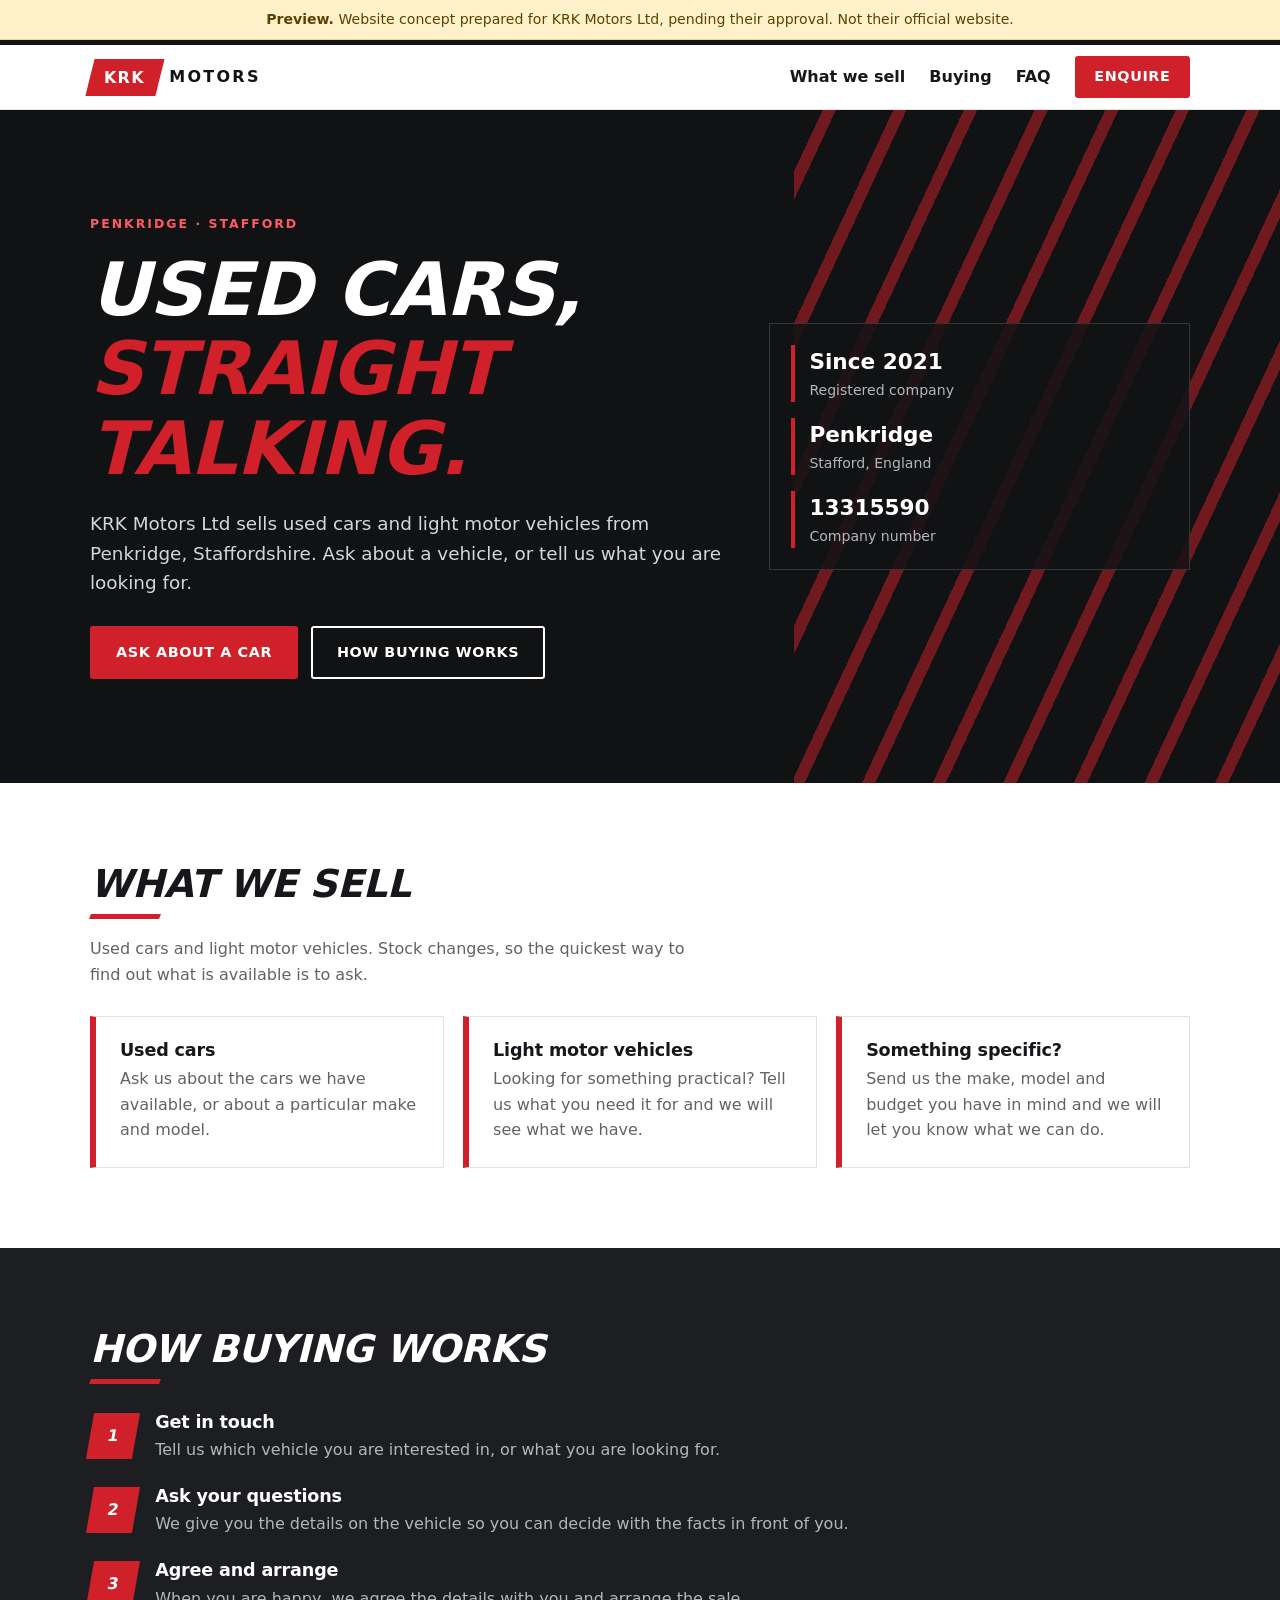
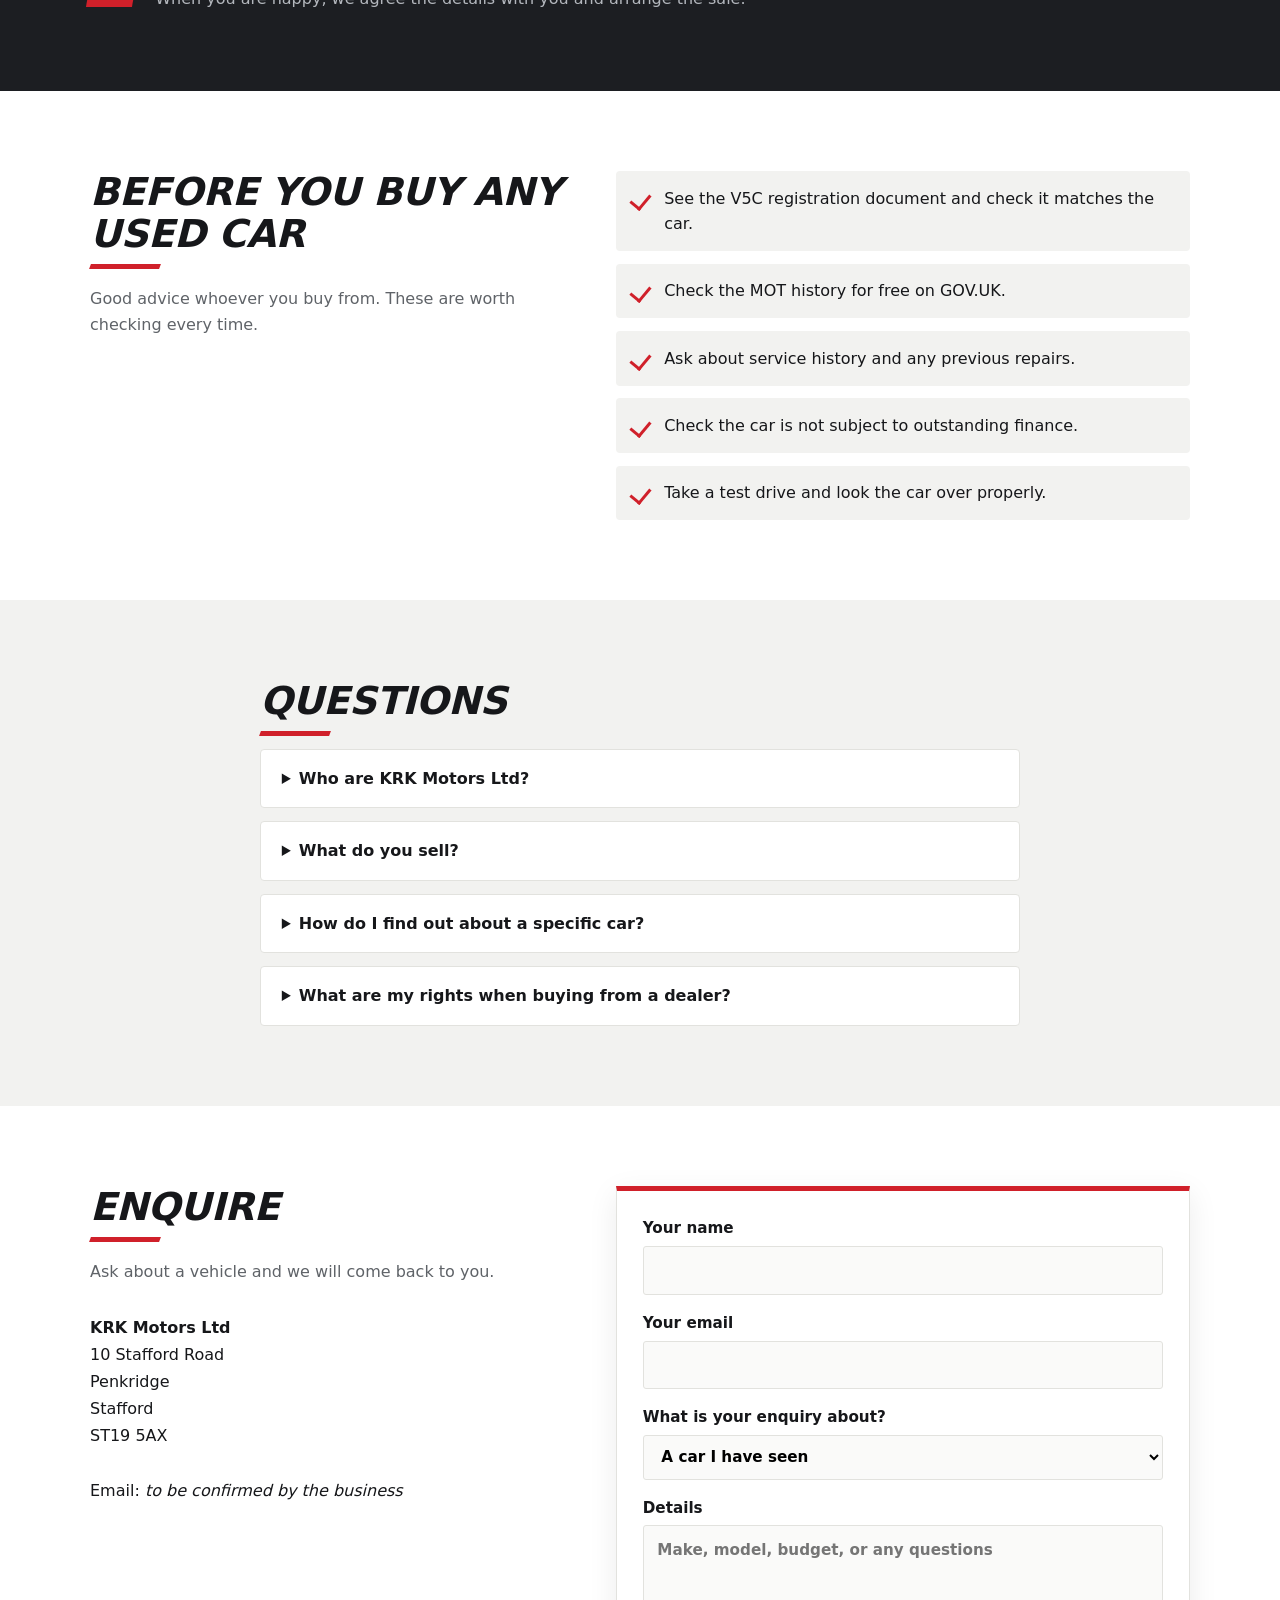
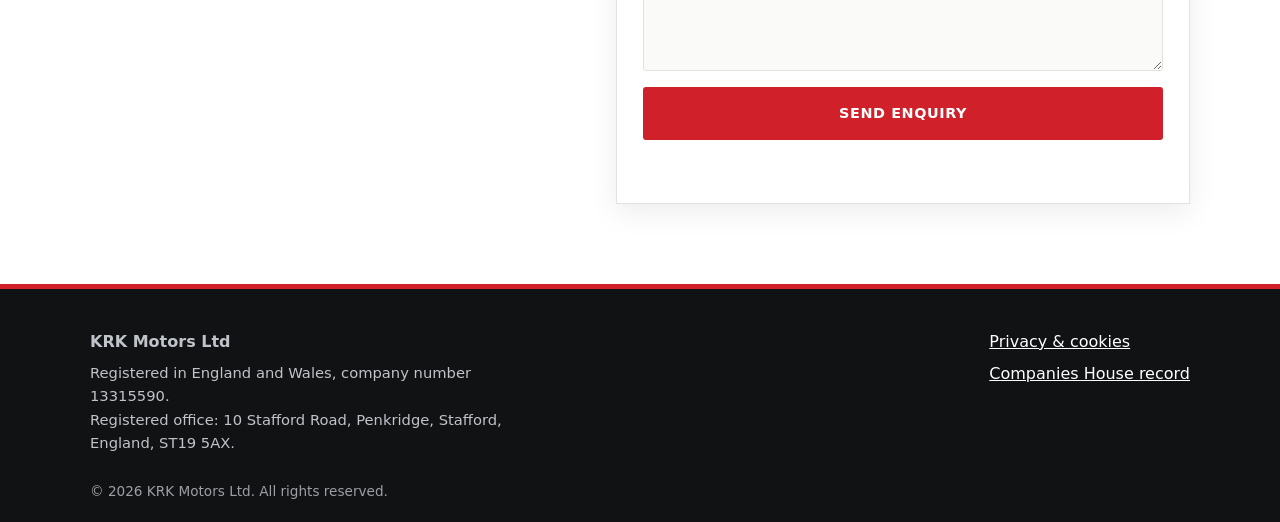
<file: index.html>
<!doctype html>
<html lang="en-GB" data-draft>
<head>
  <meta charset="utf-8">
  <meta name="viewport" content="width=device-width, initial-scale=1">
  <meta name="robots" content="noindex, nofollow">
  <title>KRK Motors Ltd | Used Cars, Penkridge, Stafford (Preview)</title>
  <meta name="description" content="KRK Motors Ltd sells used cars and light motor vehicles from Penkridge, Stafford. Ask about a vehicle or tell us what you are looking for.">
  <meta property="og:title" content="KRK Motors Ltd">
  <meta property="og:description" content="Used cars and light vehicles from Penkridge, Stafford.">
  <meta property="og:type" content="website">
  <meta name="theme-color" content="#111214">
  <link rel="icon" href="data:image/svg+xml,%3Csvg xmlns='http://www.w3.org/2000/svg' viewBox='0 0 64 64'%3E%3Crect width='64' height='64' rx='10' fill='%23111214'/%3E%3Cpath d='M8 40l8-14c1-2 3-3 5-3h22c2 0 4 1 5 3l8 14v8H8z' fill='%23d0202a'/%3E%3Ccircle cx='20' cy='48' r='6' fill='%23fff'/%3E%3Ccircle cx='44' cy='48' r='6' fill='%23fff'/%3E%3C/svg%3E">
  <link rel="stylesheet" href="css/styles.css">
  <script>try{if(location.search.indexOf('client')>-1)sessionStorage.setItem('previewClient','1');if(sessionStorage.getItem('previewClient')){document.documentElement.className+=' client-view';document.addEventListener('DOMContentLoaded',function(){document.title=document.title.replace(' (Preview)','')})}}catch(e){}</script>
</head>
<body>
  <div class="draft-bar" role="note"><strong>Preview.</strong> Website concept prepared for KRK Motors Ltd, pending their approval. Not their official website.</div>
  <a class="skip" href="#main">Skip to content</a>

  <header class="site-header">
    <div class="wrap bar">
      <a class="brand" href="#top" aria-label="KRK Motors Ltd, home"><span class="brand-mark" aria-hidden="true"><i>KRK</i></span><span class="brand-text">MOTORS</span></a>
      <button class="menu-btn" aria-expanded="false" aria-controls="nav" aria-label="Menu"><span></span><span></span><span></span></button>
      <nav id="nav" class="nav" aria-label="Main">
        <a href="#cars">What we sell</a>
        <a href="#buying">Buying</a>
        <a href="#faq">FAQ</a>
        <a href="#contact" class="btn btn-small">Enquire</a>
      </nav>
    </div>
  </header>

  <main id="main">
    <section class="hero" id="top">
      <div class="wrap hero-grid">
        <div>
          <p class="eyebrow">Penkridge &middot; Stafford</p>
          <h1>Used cars,<br><span>straight talking.</span></h1>
          <p class="lead">KRK Motors Ltd sells used cars and light motor vehicles from Penkridge, Staffordshire. Ask about a vehicle, or tell us what you are looking for.</p>
          <div class="cta-row">
            <a class="btn" href="#contact">Ask about a car</a>
            <a class="btn btn-ghost" href="#buying">How buying works</a>
          </div>
        </div>
        <ul class="badges" aria-label="At a glance">
          <li><strong>Since 2021</strong><span>Registered company</span></li>
          <li><strong>Penkridge</strong><span>Stafford, England</span></li>
          <li><strong>13315590</strong><span>Company number</span></li>
        </ul>
      </div>
    </section>

    <section class="section" id="cars">
      <div class="wrap">
        <h2>What we sell</h2>
        <p class="section-intro">Used cars and light motor vehicles. Stock changes, so the quickest way to find out what is available is to ask.</p>
        <div class="cards">
          <article class="card"><h3>Used cars</h3><p>Ask us about the cars we have available, or about a particular make and model.</p></article>
          <article class="card"><h3>Light motor vehicles</h3><p>Looking for something practical? Tell us what you need it for and we will see what we have.</p></article>
          <article class="card"><h3>Something specific?</h3><p>Send us the make, model and budget you have in mind and we will let you know what we can do.</p></article>
        </div>
      </div>
    </section>

    <section class="section dark" id="buying">
      <div class="wrap">
        <h2>How buying works</h2>
        <ol class="steps">
          <li><span class="num">1</span><div><h3>Get in touch</h3><p>Tell us which vehicle you are interested in, or what you are looking for.</p></div></li>
          <li><span class="num">2</span><div><h3>Ask your questions</h3><p>We give you the details on the vehicle so you can decide with the facts in front of you.</p></div></li>
          <li><span class="num">3</span><div><h3>Agree and arrange</h3><p>When you are happy, we agree the details with you and arrange the sale.</p></div></li>
        </ol>
      </div>
    </section>

    <section class="section" id="checks">
      <div class="wrap checks">
        <div>
          <h2>Before you buy any used car</h2>
          <p class="section-intro">Good advice whoever you buy from. These are worth checking every time.</p>
        </div>
        <ul class="tick">
          <li>See the V5C registration document and check it matches the car.</li>
          <li>Check the MOT history for free on GOV.UK.</li>
          <li>Ask about service history and any previous repairs.</li>
          <li>Check the car is not subject to outstanding finance.</li>
          <li>Take a test drive and look the car over properly.</li>
        </ul>
      </div>
    </section>

    <section class="section alt" id="faq">
      <div class="wrap narrow">
        <h2>Questions</h2>
        <details><summary>Who are KRK Motors Ltd?</summary><p>A private limited company registered in England and Wales (company number 13315590), incorporated on 6 April 2021, with its registered office in Penkridge, Stafford.</p></details>
        <details><summary>What do you sell?</summary><p>Used cars and light motor vehicles. Stock changes, so get in touch to ask what is available.</p></details>
        <details><summary>How do I find out about a specific car?</summary><p>Send us the make and model using the form below, or email us, and we will come back to you.</p></details>
        <details><summary>What are my rights when buying from a dealer?</summary><p>When you buy from a business, the Consumer Rights Act 2015 gives you statutory rights. Goods must be of satisfactory quality, fit for purpose and as described.</p></details>
      </div>
    </section>

    <section class="section" id="contact">
      <div class="wrap contact-grid">
        <div>
          <h2>Enquire</h2>
          <p class="section-intro">Ask about a vehicle and we will come back to you.</p>
          <address>
            <strong>KRK Motors Ltd</strong><br>
            10 Stafford Road<br>Penkridge<br>Stafford<br>ST19 5AX<br><br>
            Email: <em>to be confirmed by the business</em>
          </address>
        </div>
        <form id="enquiry" class="form" novalidate>
          <label>Your name<input name="name" type="text" autocomplete="name" required></label>
          <label>Your email<input name="email" type="email" autocomplete="email" required></label>
          <label>What is your enquiry about?
            <select name="topic">
              <option>A car I have seen</option>
              <option>Looking for something specific</option>
              <option>Something else</option>
            </select>
          </label>
          <label>Details<textarea name="message" rows="5" required placeholder="Make, model, budget, or any questions"></textarea></label>
          <button class="btn" type="submit">Send enquiry</button>
          <p class="form-status" role="status" aria-live="polite"></p>
        </form>
      </div>
    </section>
  </main>

  <footer class="site-footer">
    <div class="wrap foot-grid">
      <div>
        <strong>KRK Motors Ltd</strong>
        <p>Registered in England and Wales, company number 13315590.<br>Registered office: 10 Stafford Road, Penkridge, Stafford, England, ST19 5AX.</p>
      </div>
      <div class="foot-links">
        <a href="privacy.html">Privacy &amp; cookies</a>
        <a href="https://find-and-update.company-information.service.gov.uk/company/13315590" rel="noopener" target="_blank">Companies House record</a>
      </div>
    </div>
    <div class="wrap copy">&copy; <span id="year">2026</span> KRK Motors Ltd. All rights reserved.</div>
  </footer>

  <script src="js/main.js"></script>
</body>
</html>
</file>
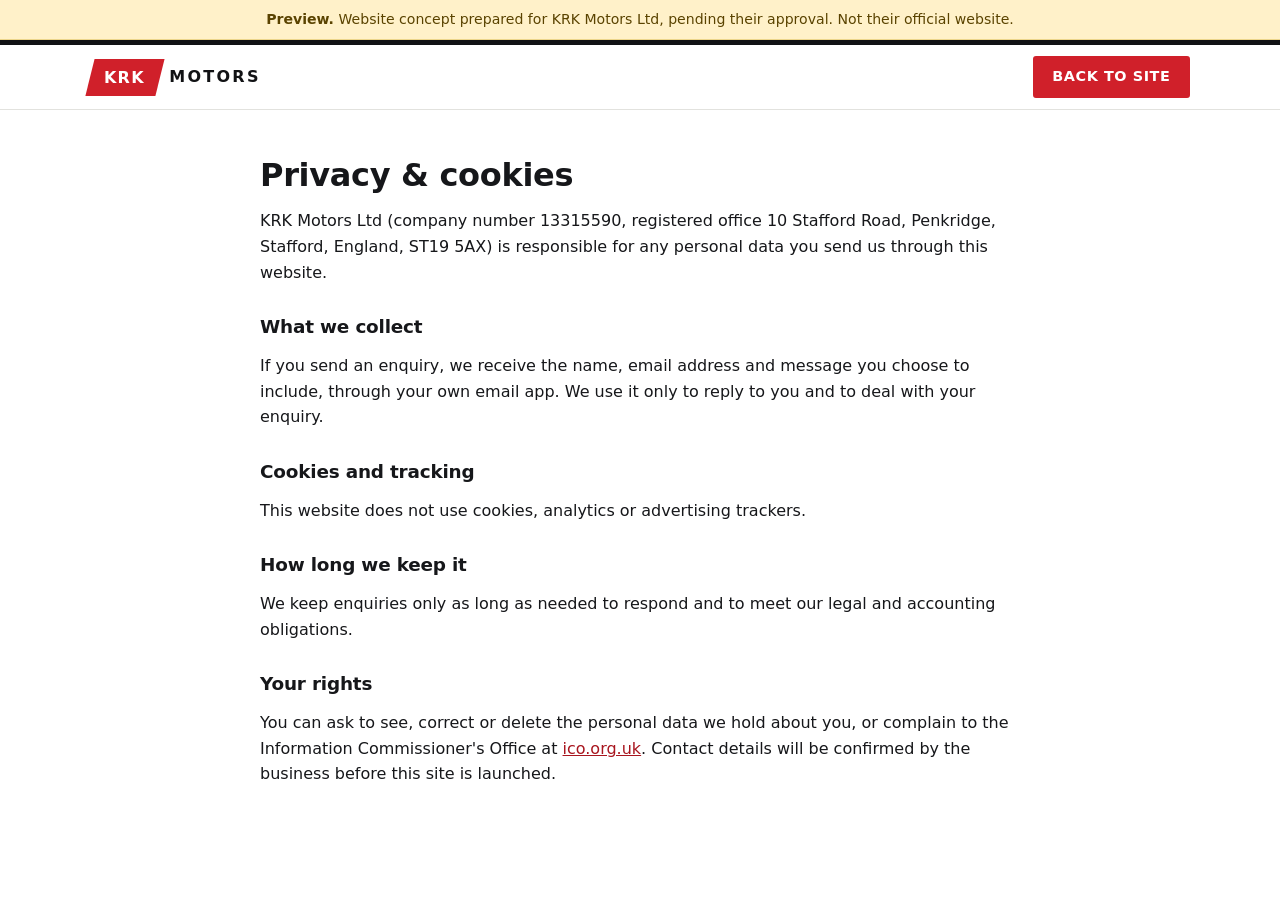
<file: privacy.html>
<!doctype html>
<html lang="en-GB" data-draft>
<head>
  <meta charset="utf-8">
  <meta name="viewport" content="width=device-width, initial-scale=1">
  <title>Privacy &amp; Cookies | KRK Motors Ltd</title>
  <meta name="robots" content="noindex">
  <link rel="stylesheet" href="css/styles.css">
  <script>try{if(location.search.indexOf('client')>-1)sessionStorage.setItem('previewClient','1');if(sessionStorage.getItem('previewClient')){document.documentElement.className+=' client-view';document.addEventListener('DOMContentLoaded',function(){document.title=document.title.replace(' (Preview)','')})}}catch(e){}</script>
</head>
<body>
  <div class="draft-bar" role="note"><strong>Preview.</strong> Website concept prepared for KRK Motors Ltd, pending their approval. Not their official website.</div>
  <header class="site-header"><div class="wrap bar"><a class="brand" href="index.html"><span class="brand-mark"><i>KRK</i></span><span class="brand-text">MOTORS</span></a><a class="btn btn-small" href="index.html">Back to site</a></div></header>
  <main class="wrap narrow legal">
    <h1>Privacy &amp; cookies</h1>
    <p>KRK Motors Ltd (company number 13315590, registered office 10 Stafford Road, Penkridge, Stafford, England, ST19 5AX) is responsible for any personal data you send us through this website.</p>
    <h2>What we collect</h2>
    <p>If you send an enquiry, we receive the name, email address and message you choose to include, through your own email app. We use it only to reply to you and to deal with your enquiry.</p>
    <h2>Cookies and tracking</h2>
    <p>This website does not use cookies, analytics or advertising trackers.</p>
    <h2>How long we keep it</h2>
    <p>We keep enquiries only as long as needed to respond and to meet our legal and accounting obligations.</p>
    <h2>Your rights</h2>
    <p>You can ask to see, correct or delete the personal data we hold about you, or complain to the Information Commissioner's Office at <a href="https://ico.org.uk" rel="noopener">ico.org.uk</a>. Contact details will be confirmed by the business before this site is launched.</p>
  </main>
</body>
</html>
</file>
<file: css/styles.css>
:root{
  --red:#d0202a; --red-d:#a8151e; --black:#111214; --black-2:#1c1e22; --grey:#f2f2f0; --white:#fff;
  --ink:#16171a; --muted:#5f6368; --line:#e2e2de;
}
*{box-sizing:border-box}
html{scroll-behavior:smooth;scroll-padding-top:74px}
body{margin:0;font-family:system-ui,-apple-system,"Segoe UI",Roboto,Arial,sans-serif;color:var(--ink);background:var(--white);line-height:1.6;-webkit-font-smoothing:antialiased}
a{color:var(--red-d)}
h1,h2,h3{margin:0;line-height:1.08;letter-spacing:-.01em}
.wrap{width:min(1100px,100% - 32px);margin-inline:auto}
.narrow{width:min(760px,100% - 32px)}
.skip{position:absolute;left:-999px;top:0;background:var(--red);color:#fff;padding:.6rem 1rem;z-index:100}
.skip:focus{left:8px;top:8px}

.site-header{position:sticky;top:0;z-index:50;background:var(--white);border-bottom:1px solid var(--line);border-top:5px solid var(--black)}
.bar{display:flex;align-items:center;justify-content:space-between;min-height:64px;gap:1rem}
.brand{display:flex;align-items:center;gap:.6rem;text-decoration:none;color:var(--black);font-weight:900;letter-spacing:.14em}
.brand-mark{display:inline-block;background:var(--red);color:#fff;padding:.35rem .9rem;transform:skewX(-14deg)}
.brand-mark i{display:inline-block;transform:skewX(14deg);font-style:normal;letter-spacing:.08em}
.nav{display:flex;align-items:center;gap:1.5rem}
.nav a{text-decoration:none;color:var(--ink);font-weight:600}
.nav a:hover{color:var(--red)}
.menu-btn{display:none;background:none;border:0;padding:.5rem;cursor:pointer}
.menu-btn span{display:block;width:24px;height:2px;background:var(--black);margin:5px 0}

.btn{display:inline-block;background:var(--red);color:#fff !important;padding:.8rem 1.5rem;border-radius:3px;font:inherit;font-weight:800;text-decoration:none;border:2px solid var(--red);cursor:pointer;text-transform:uppercase;letter-spacing:.04em;font-size:.9rem;transition:background .15s,transform .15s}
.btn:hover{background:var(--red-d);border-color:var(--red-d);transform:translateY(-1px)}
.btn-small{padding:.45rem 1.1rem}
.btn-ghost{background:transparent;color:#fff !important;border-color:#fff}
.btn-ghost:hover{background:#fff;border-color:#fff;color:var(--black) !important}

.hero{background:var(--black);color:#fff;padding:clamp(3.5rem,9vw,6.5rem) 0;position:relative;overflow:hidden}
.hero::before{content:"";position:absolute;top:0;right:-8%;width:46%;height:100%;background:repeating-linear-gradient(115deg,transparent 0 26px,rgba(208,32,42,.9) 26px 38px,transparent 38px 64px);opacity:.55;pointer-events:none}
.hero-grid{display:grid;grid-template-columns:1.5fr 1fr;gap:3rem;align-items:center;position:relative;z-index:1}
.eyebrow{text-transform:uppercase;letter-spacing:.16em;font-size:.78rem;font-weight:800;color:#ff5a63;margin:0 0 1rem}
h1{font-size:clamp(2.4rem,6.2vw,4.6rem);font-weight:900;font-style:italic;text-transform:uppercase}
h1 span{color:var(--red)}
.lead{font-size:1.15rem;color:#d4d6da;max-width:56ch;margin:1.3rem 0 0}
.cta-row{display:flex;flex-wrap:wrap;gap:.8rem;margin-top:1.8rem}
.badges{list-style:none;margin:0;padding:1.3rem;background:rgba(17,18,20,.85);border:1px solid #33363c;display:grid;gap:1rem}
.badges li{display:flex;flex-direction:column;border-left:4px solid var(--red);padding-left:.9rem}
.badges strong{font-size:1.35rem}
.badges span{font-size:.88rem;color:#b3b7bd}

.section{padding:clamp(3rem,7vw,5rem) 0}
.section.alt{background:var(--grey)}
.section.dark{background:var(--black-2);color:#e3e5e8}
.section.dark h2,.section.dark h3{color:#fff}
h2{font-size:clamp(1.7rem,3.6vw,2.4rem);font-weight:900;font-style:italic;text-transform:uppercase;margin-bottom:.7rem}
h2::after{content:"";display:block;width:70px;height:5px;background:var(--red);margin-top:.6rem;transform:skewX(-20deg)}
h3{font-size:1.1rem;margin-bottom:.35rem}
.section-intro{color:var(--muted);max-width:60ch;margin:1.1rem 0 1.8rem}
.dark .section-intro{color:#b3b7bd}

.cards{display:grid;grid-template-columns:repeat(auto-fit,minmax(min(260px,100%),1fr));gap:1.2rem}
.card{background:#fff;border:1px solid var(--line);border-left:6px solid var(--red);padding:1.5rem}
.card p{margin:0;color:var(--muted)}

.steps{list-style:none;margin:1.8rem 0 0;padding:0;display:grid;gap:1.5rem}
.steps li{display:flex;gap:1.2rem;align-items:flex-start}
.steps p{margin:0;color:#b3b7bd}
.num{flex:none;display:grid;place-items:center;width:46px;height:46px;background:var(--red);color:#fff;font-weight:900;transform:skewX(-10deg)}

.checks{display:grid;grid-template-columns:1fr 1.2fr;gap:3rem;align-items:start}
.tick{list-style:none;margin:0;padding:0;display:grid;gap:.8rem}
.tick li{position:relative;padding:.9rem 1rem .9rem 3rem;background:var(--grey);border-radius:4px}
.tick li::before{content:"";position:absolute;left:1.1rem;top:1.15rem;width:.6rem;height:1rem;border:solid var(--red);border-width:0 3px 3px 0;transform:rotate(40deg)}

details{background:#fff;border:1px solid var(--line);border-radius:4px;padding:1rem 1.3rem;margin-top:.8rem}
summary{cursor:pointer;font-weight:700}
details p{margin:.7rem 0 0;color:var(--muted)}

.contact-grid{display:grid;grid-template-columns:1fr 1.2fr;gap:3rem}
address{font-style:normal;line-height:1.7;overflow-wrap:anywhere}
.copy-btn{display:block;margin-top:.7rem;background:none;border:2px solid var(--black);color:var(--black);border-radius:3px;padding:.35rem .8rem;font:inherit;font-size:.88rem;font-weight:700;cursor:pointer}
.copy-btn:hover{background:var(--black);color:#fff}
.form{display:grid;gap:1rem;background:#fff;padding:1.6rem;border:1px solid var(--line);border-top:5px solid var(--red);box-shadow:0 8px 28px rgba(17,18,20,.08)}
.form label{display:grid;gap:.35rem;font-weight:700;font-size:.95rem}
.form input,.form textarea,.form select{font:inherit;padding:.7rem .85rem;border:1.5px solid var(--line);border-radius:3px;background:#fafaf9}
.form input:focus,.form textarea:focus,.form select:focus{outline:2px solid var(--red);border-color:var(--red)}
.form .invalid{border-color:#b3261e}
.form-status{margin:0;min-height:1.4em;font-size:.95rem}

.site-footer{background:var(--black);color:#c0c3c8;padding:2.5rem 0 1.2rem;border-top:5px solid var(--red)}
.site-footer a{color:#fff}
.foot-grid{display:flex;justify-content:space-between;gap:2rem;flex-wrap:wrap}
.foot-grid p{margin:.4rem 0 0;font-size:.92rem;max-width:46ch}
.foot-links{display:flex;flex-direction:column;gap:.4rem}
.copy{margin-top:1.6rem;font-size:.85rem;opacity:.8}

.legal{padding:3rem 0 4rem}
.legal h1{font-size:2rem;font-style:normal;text-transform:none}
.legal h2{font-size:1.15rem;font-style:normal;text-transform:none;margin-top:2rem}
.legal h2::after{display:none}

@media (prefers-reduced-motion:reduce){*{scroll-behavior:auto !important;transition:none !important}}
@media (max-width:820px){
  .hero-grid,.checks,.contact-grid{grid-template-columns:1fr;gap:1.6rem}
  .hero::before{width:70%;opacity:.3}
  .menu-btn{display:block}
  .nav{position:absolute;top:64px;left:0;right:0;flex-direction:column;align-items:stretch;gap:0;background:#fff;border-bottom:1px solid var(--line);display:none;padding:.5rem 16px 1rem}
  .nav.open{display:flex}
  .nav a{padding:.8rem 0;border-bottom:1px solid var(--line)}
  .nav .btn{text-align:center;margin-top:.8rem}
}

/* preview notice */
.draft-bar{background:#fff1c9;color:#5a4300;text-align:center;font-size:.88rem;padding:.6rem 1rem;border-bottom:1px solid #ecd58a;line-height:1.4}
.client-view .draft-bar{display:none}
</file>
